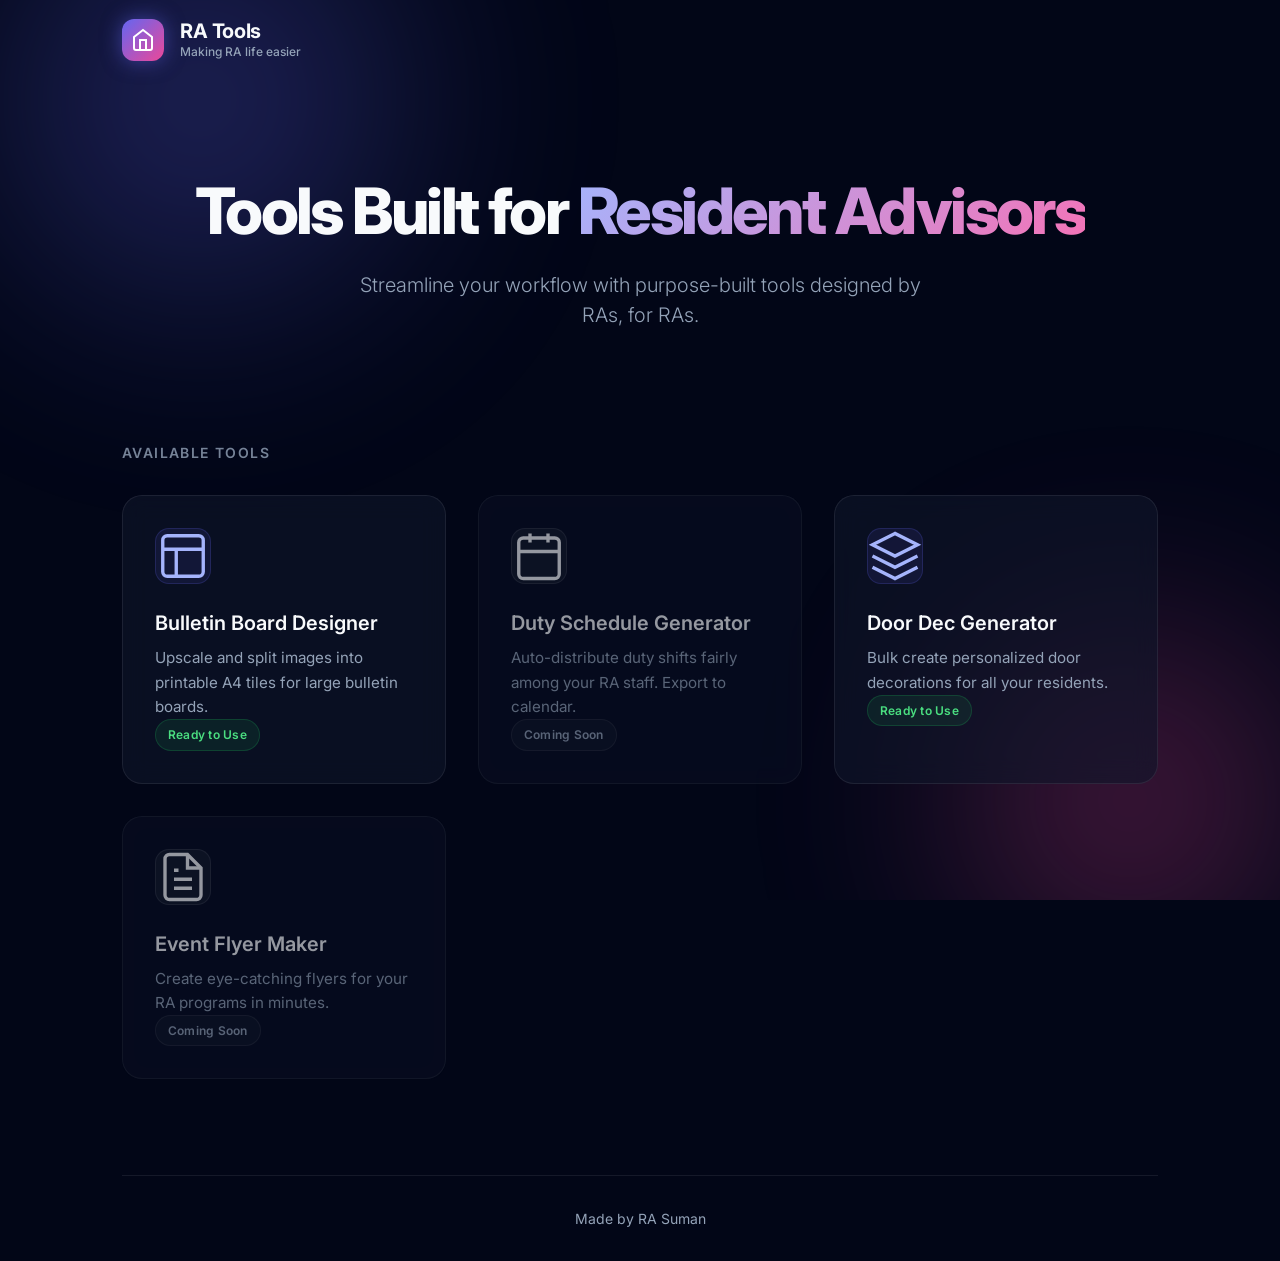
<file: index.html>
<!DOCTYPE html>
<html lang="en">
<head>
    <meta charset="UTF-8">
    <meta name="viewport" content="width=device-width, initial-scale=1.0">
    <title>RA Tools Suite</title>
    <meta name="description" content="A collection of tools to make RA life easier - bulletin board designer, duty schedule generator, and more.">
    
    <!-- Fonts -->
    <link rel="preconnect" href="https://fonts.googleapis.com">
    <link rel="preconnect" href="https://fonts.gstatic.com" crossorigin>
    <link href="https://fonts.googleapis.com/css2?family=Inter:wght@300;400;500;600;700;800&display=swap" rel="stylesheet">
    
    <link rel="stylesheet" href="css/landing.css">
</head>
<body>
    <div class="bg-decoration">
        <div class="bg-orb orb-1"></div>
        <div class="bg-orb orb-2"></div>
    </div>
    <div class="app">
        <!-- Header -->
        <header class="header">
            <div class="header-content">
                <div class="logo">
                    <div class="logo-icon">
                        <svg viewBox="0 0 24 24" fill="none" stroke="currentColor" stroke-width="2">
                            <path d="M3 9l9-7 9 7v11a2 2 0 0 1-2 2H5a2 2 0 0 1-2-2z"/>
                            <polyline points="9 22 9 12 15 12 15 22"/>
                        </svg>
                    </div>
                    <div class="logo-text">
                        <span class="logo-title">RA Tools</span>
                        <span class="logo-subtitle">Making RA life easier</span>
                    </div>
                </div>
            </div>
        </header>

        <!-- Hero Section -->
        <section class="hero">
            <h1>Tools Built for <span class="gradient-text">Resident Advisors</span></h1>
            <p>Streamline your workflow with purpose-built tools designed by RAs, for RAs.</p>
        </section>

        <!-- Tools Grid -->
        <section class="tools-section">
            <h2>Available Tools</h2>
            <div class="tools-grid">
                <!-- Bulletin Board Designer -->
                <a href="bulletin-board-designer/index.html" class="tool-card available">
                    <div class="tool-icon">
                        <svg viewBox="0 0 24 24" fill="none" stroke="currentColor" stroke-width="1.5">
                            <rect x="3" y="3" width="18" height="18" rx="2"/>
                            <line x1="3" y1="9" x2="21" y2="9"/>
                            <line x1="9" y1="21" x2="9" y2="9"/>
                        </svg>
                    </div>
                    <div class="tool-content">
                        <h3>Bulletin Board Designer</h3>
                        <p>Upscale and split images into printable A4 tiles for large bulletin boards.</p>
                        <span class="tool-status ready">Ready to Use</span>
                    </div>
                </a>

                <!-- Duty Schedule Generator -->
                <div class="tool-card coming-soon">
                    <div class="tool-icon">
                        <svg viewBox="0 0 24 24" fill="none" stroke="currentColor" stroke-width="1.5">
                            <rect x="3" y="4" width="18" height="18" rx="2" ry="2"/>
                            <line x1="16" y1="2" x2="16" y2="6"/>
                            <line x1="8" y1="2" x2="8" y2="6"/>
                            <line x1="3" y1="10" x2="21" y2="10"/>
                        </svg>
                    </div>
                    <div class="tool-content">
                        <h3>Duty Schedule Generator</h3>
                        <p>Auto-distribute duty shifts fairly among your RA staff. Export to calendar.</p>
                        <span class="tool-status soon">Coming Soon</span>
                    </div>
                </div>

                <!-- Door Dec Generator -->
                <a href="door-dec-generator/index.html" class="tool-card available">
                    <div class="tool-icon">
                        <svg viewBox="0 0 24 24" fill="none" stroke="currentColor" stroke-width="1.5">
                            <path d="M12 2L2 7l10 5 10-5-10-5z"/>
                            <path d="M2 17l10 5 10-5"/>
                            <path d="M2 12l10 5 10-5"/>
                        </svg>
                    </div>
                    <div class="tool-content">
                        <h3>Door Dec Generator</h3>
                        <p>Bulk create personalized door decorations for all your residents.</p>
                        <span class="tool-status ready">Ready to Use</span>
                    </div>
                </a>

                <!-- Event Flyer Maker -->
                <div class="tool-card coming-soon">
                    <div class="tool-icon">
                        <svg viewBox="0 0 24 24" fill="none" stroke="currentColor" stroke-width="1.5">
                            <path d="M14 2H6a2 2 0 0 0-2 2v16a2 2 0 0 0 2 2h12a2 2 0 0 0 2-2V8z"/>
                            <polyline points="14 2 14 8 20 8"/>
                            <line x1="16" y1="13" x2="8" y2="13"/>
                            <line x1="16" y1="17" x2="8" y2="17"/>
                            <polyline points="10 9 9 9 8 9"/>
                        </svg>
                    </div>
                    <div class="tool-content">
                        <h3>Event Flyer Maker</h3>
                        <p>Create eye-catching flyers for your RA programs in minutes.</p>
                        <span class="tool-status soon">Coming Soon</span>
                    </div>
                </div>
            </div>
        </section>

        <!-- Footer -->
        <footer class="footer">
            <p>Made by RA Suman</p>
        </footer>
    </div>
    <script src="js/landing.js"></script>
</body>
</html>
</file>
<file: css/landing.css>
/* ===================================
   RA Tools Landing Page Styles
   =================================== */

:root {
    /* Color Palette - Modern Deep Slate & Indigo */
    --color-primary: #6366f1; /* Indigo 500 */
    --color-primary-glow: rgba(99, 102, 241, 0.5);
    --color-secondary: #ec4899; /* Pink 500 */
    
    /* Backgrounds */
    --bg-body: #020617; /* Slate 950 */
    --bg-glass: rgba(15, 23, 42, 0.6); /* Slate 900 / 60% */
    --bg-glass-hover: rgba(30, 41, 59, 0.8); /* Slate 800 / 80% */
    --border-glass: rgba(255, 255, 255, 0.08);
    
    /* Text */
    --text-main: #f8fafc; /* Slate 50 */
    --text-muted: #94a3b8; /* Slate 400 */
    
    /* Spacing */
    --container-width: 1100px;
    --header-height: 80px;
}

* {
    margin: 0;
    padding: 0;
    box-sizing: border-box;
}

body {
    font-family: 'Inter', system-ui, -apple-system, sans-serif;
    background-color: var(--bg-body);
    color: var(--text-main);
    min-height: 100vh;
    overflow-x: hidden;
    line-height: 1.5;
}

/* Background Decoration */
.bg-decoration {
    position: fixed;
    top: 0;
    left: 0;
    width: 100%;
    height: 100%;
    z-index: -1;
    overflow: hidden;
    pointer-events: none;
}

.bg-orb {
    position: absolute;
    border-radius: 50%;
    filter: blur(100px);
    opacity: 0.4;
    animation: float 20s infinite ease-in-out;
}

.orb-1 {
    width: 600px;
    height: 600px;
    background: radial-gradient(circle, var(--color-primary), transparent 70%);
    top: -200px;
    left: -100px;
    animation-delay: 0s;
}

.orb-2 {
    width: 500px;
    height: 500px;
    background: radial-gradient(circle, var(--color-secondary), transparent 70%);
    bottom: -150px;
    right: -100px;
    animation-delay: -10s;
}

@keyframes float {
    0%, 100% { transform: translate(0, 0); }
    50% { transform: translate(50px, 30px); }
}

/* Layout */
.app {
    max-width: var(--container-width);
    margin: 0 auto;
    padding: 0 2rem;
    position: relative;
    z-index: 1;
}

/* Header */
.header {
    height: var(--header-height);
    display: flex;
    align-items: center;
    justify-content: space-between;
}

.logo {
    display: flex;
    align-items: center;
    gap: 1rem;
    text-decoration: none;
    color: var(--text-main);
}

.logo-icon {
    width: 42px;
    height: 42px;
    background: linear-gradient(135deg, var(--color-primary), var(--color-secondary));
    border-radius: 12px;
    display: flex;
    align-items: center;
    justify-content: center;
    box-shadow: 0 0 20px var(--color-primary-glow);
}

.logo-icon svg {
    width: 24px;
    height: 24px;
    color: white;
}

.logo-text {
    line-height: 1.1;
}

.logo-title {
    font-size: 1.25rem;
    font-weight: 700;
    letter-spacing: -0.02em;
    display: block;
}

.logo-subtitle {
    font-size: 0.75rem;
    color: var(--text-muted);
    font-weight: 500;
}

/* Hero Section */
.hero {
    text-align: center;
    padding: 6rem 0 4rem;
}

.hero h1 {
    font-size: 4rem;
    font-weight: 800;
    letter-spacing: -0.04em;
    line-height: 1.1;
    margin-bottom: 1.5rem;
}

.gradient-text {
    background: linear-gradient(135deg, #a5b4fc, #f472b6); /* Indigo 200 to Pink 400 */
    -webkit-background-clip: text;
    -webkit-text-fill-color: transparent;
    background-clip: text;
}

.hero p {
    font-size: 1.25rem;
    color: var(--text-muted);
    max-width: 600px;
    margin: 0 auto 3rem;
    font-weight: 300;
}

/* Tools Grid */
.tools-section {
    padding-bottom: 6rem;
}

.tools-section h2 {
    font-size: 0.875rem;
    text-transform: uppercase;
    letter-spacing: 0.1em;
    color: var(--text-muted);
    font-weight: 600;
    margin-bottom: 2rem;
    opacity: 0.8;
}

.tools-grid {
    display: grid;
    grid-template-columns: repeat(auto-fit, minmax(320px, 1fr));
    gap: 2rem;
}

/* Tool Card */
.tool-card {
    background: var(--bg-glass);
    backdrop-filter: blur(12px);
    -webkit-backdrop-filter: blur(12px);
    border: 1px solid var(--border-glass);
    border-radius: 20px;
    padding: 2rem;
    text-decoration: none;
    color: var(--text-main);
    transition: all 0.3s cubic-bezier(0.4, 0, 0.2, 1);
    position: relative;
    overflow: hidden;
    display: flex;
    flex-direction: column;
    gap: 1.5rem;
    height: 100%;
}

.tool-card::before {
    content: '';
    position: absolute;
    top: 0;
    left: 0;
    width: 100%;
    height: 100%;
    background: radial-gradient(800px circle at var(--mouse-x) var(--mouse-y), rgba(255,255,255,0.06), transparent 40%);
    opacity: 0;
    transition: opacity 0.5s;
    pointer-events: none;
}

/* Hover Effects for Available Cards */
.tool-card.available:hover {
    transform: translateY(-5px);
    background: var(--bg-glass-hover);
    border-color: rgba(255, 255, 255, 0.2);
    box-shadow: 0 20px 40px -10px rgba(0, 0, 0, 0.5);
}

.tool-card.available:hover::before {
    opacity: 1;
}

.tool-icon {
    width: 56px;
    height: 56px;
    border-radius: 14px;
    display: flex;
    align-items: center;
    justify-content: center;
    background: rgba(255, 255, 255, 0.05);
    border: 1px solid rgba(255, 255, 255, 0.1);
    font-size: 1.5rem;
    transition: all 0.3s ease;
}

.tool-card.available .tool-icon {
    color: #a5b4fc; /* Indigo 200 */
    background: rgba(99, 102, 241, 0.1);
    border-color: rgba(99, 102, 241, 0.2);
}

.tool-card.available:hover .tool-icon {
    background: var(--color-primary);
    color: white;
    box-shadow: 0 0 20px var(--color-primary-glow);
    border-color: transparent;
}

.tool-content h3 {
    font-size: 1.25rem;
    font-weight: 600;
    margin-bottom: 0.5rem;
}

.tool-content p {
    color: var(--text-muted);
    font-size: 0.95rem;
    line-height: 1.6;
    flex-grow: 1;
}

/* Status Badges */
.tool-status {
    display: inline-flex;
    align-items: center;
    padding: 0.35rem 0.75rem;
    border-radius: 9999px;
    font-size: 0.75rem;
    font-weight: 600;
    letter-spacing: 0.02em;
    width: fit-content;
}

.tool-status.ready {
    background: rgba(34, 197, 94, 0.1);
    color: #4ade80; /* Green 400 */
    border: 1px solid rgba(34, 197, 94, 0.2);
}

.tool-status.soon {
    background: rgba(255, 255, 255, 0.03);
    color: var(--text-muted);
    border: 1px solid var(--border-glass);
}

/* Styles for "Coming Soon" cards */
.tool-card.coming-soon {
    opacity: 0.6;
    cursor: default;
}

.tool-card.coming-soon:hover {
    opacity: 0.8;
    background: var(--bg-glass-hover);
}

/* Footer */
.footer {
    text-align: center;
    padding: 2rem 0;
    color: var(--text-muted);
    font-size: 0.875rem;
    border-top: 1px solid var(--border-glass);
}

/* Responsive */
@media (max-width: 768px) {
    .hero {
        padding: 4rem 0 3rem;
    }

    .hero h1 {
        font-size: 2.5rem;
    }
    
    .app {
        padding: 0 1.5rem;
    }
}
</file>
